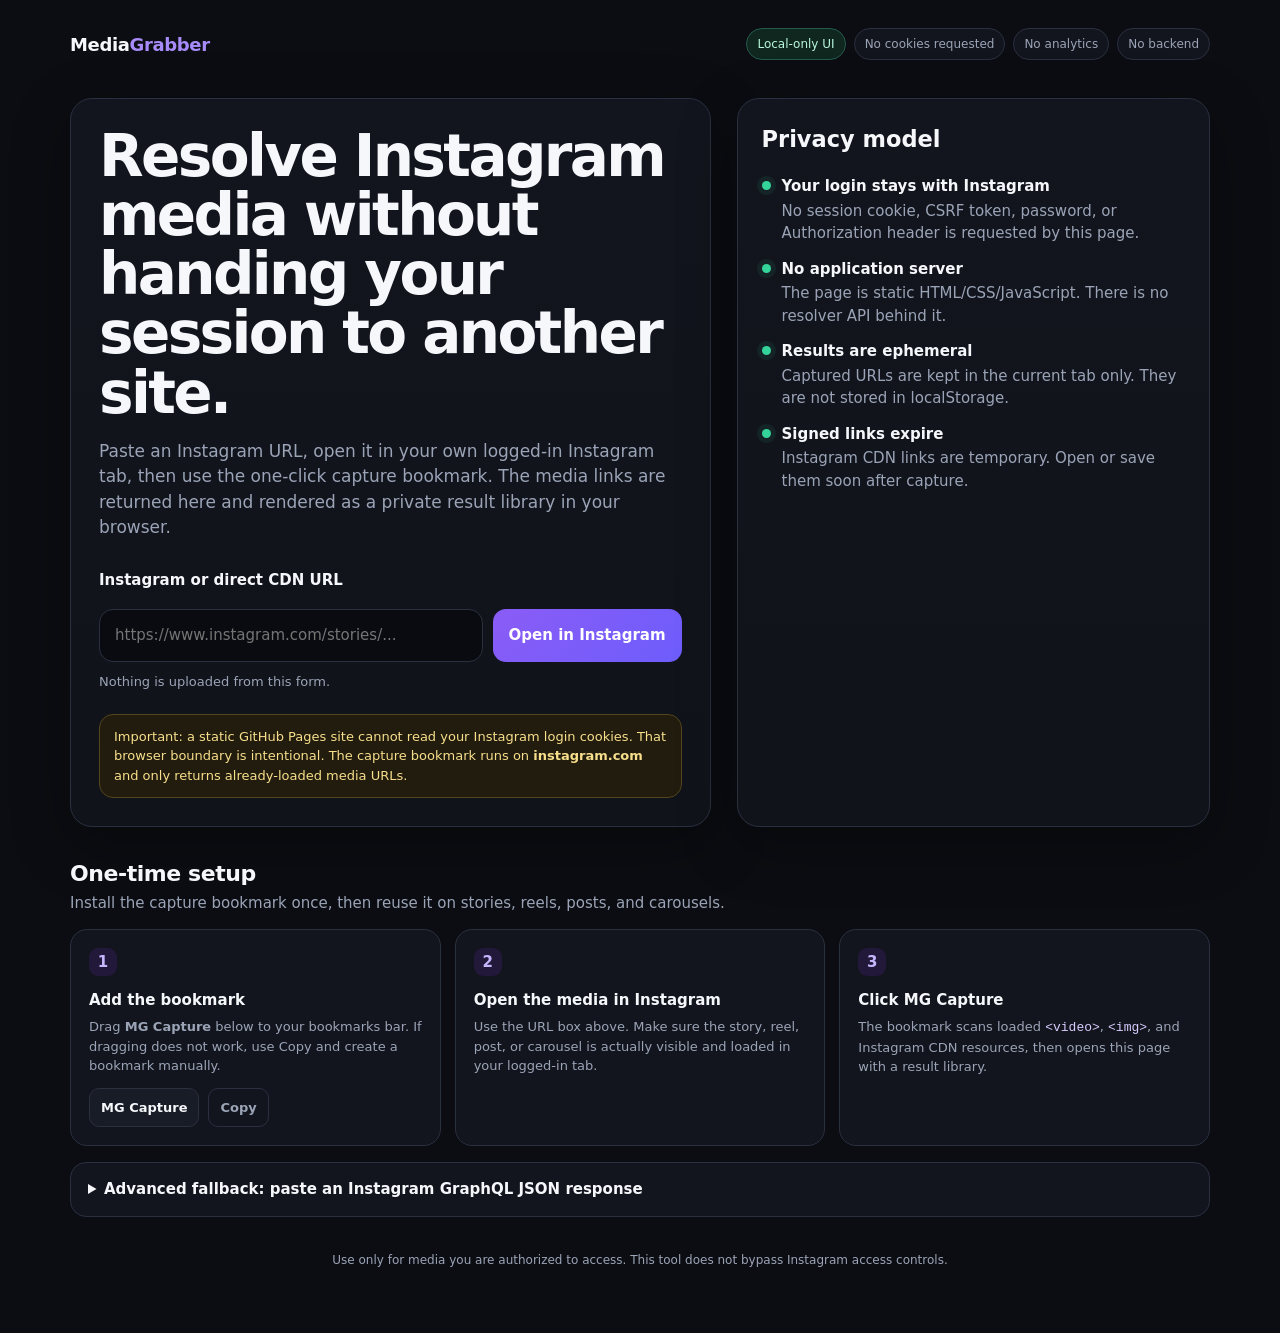
<file: web/instagram-private/index.html>
<!doctype html>
<html lang="en">
<head>
  <meta charset="utf-8">
  <meta name="viewport" content="width=device-width,initial-scale=1">
  <meta name="referrer" content="no-referrer">
  <meta http-equiv="Content-Security-Policy" content="
    default-src 'none';
    style-src 'unsafe-inline';
    script-src 'unsafe-inline';
    img-src data: https://*.cdninstagram.com https://*.fbcdn.net https://*.instagram.com;
    media-src blob: https://*.cdninstagram.com https://*.fbcdn.net https://*.instagram.com;
    connect-src 'none';
    frame-src 'none';
    object-src 'none';
    base-uri 'none';
    form-action 'none';
  ">
  <title>MediaGrabber · Instagram Private Media</title>
  <style>
    :root {
      color-scheme: dark;
      --bg: #0b0d12;
      --panel: #12151d;
      --panel-2: #181c26;
      --line: #2a3040;
      --text: #f6f7fb;
      --muted: #9ba4b7;
      --accent: #8b5cf6;
      --accent-2: #a78bfa;
      --good: #34d399;
      --warn: #fbbf24;
      --bad: #fb7185;
      --shadow: 0 18px 60px rgba(0,0,0,.32);
    }
    * { box-sizing: border-box; }
    html, body { margin: 0; min-height: 100%; background: var(--bg); color: var(--text); font: 15px/1.5 system-ui,-apple-system,BlinkMacSystemFont,"Segoe UI",sans-serif; }
    body { min-height: 100vh; }
    button, input, textarea { font: inherit; }
    a { color: inherit; }
    .wrap { max-width: 1180px; margin: 0 auto; padding: 28px 20px 64px; }
    .topbar { display:flex; justify-content:space-between; gap:20px; align-items:center; margin-bottom:38px; }
    .brand { font-weight: 800; letter-spacing:-.02em; font-size:18px; }
    .brand span { color: var(--accent-2); }
    .chips { display:flex; gap:8px; flex-wrap:wrap; justify-content:flex-end; }
    .chip { border:1px solid var(--line); background:var(--panel); color:var(--muted); border-radius:999px; padding:6px 10px; font-size:12px; }
    .chip.good { color:#baf7df; border-color:#245a4b; background:#10271f; }
    .hero { display:grid; grid-template-columns: 1.15fr .85fr; gap:26px; align-items:stretch; }
    .card { background:linear-gradient(180deg,var(--panel),#10131a); border:1px solid var(--line); border-radius:22px; box-shadow:var(--shadow); }
    .main { padding:28px; }
    .side { padding:24px; }
    h1 { font-size: clamp(32px,5vw,58px); line-height:1.02; letter-spacing:-.045em; margin:0 0 16px; max-width:760px; }
    .lead { color:var(--muted); font-size:17px; max-width:720px; margin:0 0 28px; }
    .input-row { display:grid; grid-template-columns:1fr auto; gap:10px; margin-top:18px; }
    input[type=url] { width:100%; border:1px solid var(--line); background:#090b10; color:var(--text); border-radius:14px; padding:14px 15px; outline:none; }
    input[type=url]:focus, textarea:focus { border-color:var(--accent); box-shadow:0 0 0 3px rgba(139,92,246,.14); }
    .btn { border:0; border-radius:13px; padding:13px 16px; cursor:pointer; font-weight:750; transition:.16s ease; text-decoration:none; display:inline-flex; align-items:center; justify-content:center; gap:8px; }
    .btn:hover { transform:translateY(-1px); }
    .btn.primary { color:white; background:linear-gradient(135deg,var(--accent),#6d5dfc); }
    .btn.secondary { color:var(--text); background:var(--panel-2); border:1px solid var(--line); }
    .btn.ghost { color:var(--muted); background:transparent; border:1px solid var(--line); }
    .btn.small { padding:9px 11px; font-size:13px; border-radius:10px; }
    .status { min-height:24px; margin-top:10px; color:var(--muted); font-size:13px; }
    .status.good { color:var(--good); }
    .status.bad { color:var(--bad); }
    .privacy { display:grid; gap:13px; }
    .privacy-item { display:flex; gap:11px; align-items:flex-start; color:var(--muted); }
    .dot { width:9px; height:9px; margin-top:6px; border-radius:50%; background:var(--good); box-shadow:0 0 0 5px rgba(52,211,153,.08); flex:0 0 auto; }
    .privacy strong { color:var(--text); display:block; margin-bottom:2px; }
    .section { margin-top:30px; }
    .section-head { display:flex; gap:14px; justify-content:space-between; align-items:end; margin-bottom:14px; }
    .section-head h2 { margin:0; font-size:22px; letter-spacing:-.02em; }
    .section-head p { margin:2px 0 0; color:var(--muted); }
    .setup { display:grid; grid-template-columns:repeat(3,1fr); gap:14px; }
    .step { padding:18px; background:var(--panel); border:1px solid var(--line); border-radius:17px; min-height:150px; }
    .step-num { width:28px; height:28px; border-radius:9px; display:grid; place-items:center; background:#21183a; color:#c4b5fd; font-weight:800; margin-bottom:13px; }
    .step h3 { margin:0 0 6px; font-size:15px; }
    .step p { margin:0; color:var(--muted); font-size:13px; }
    .bookmark { margin-top:12px; user-select:none; }
    .bookmark a { text-decoration:none; }
    details { margin-top:16px; border:1px solid var(--line); border-radius:16px; background:var(--panel); overflow:hidden; }
    summary { cursor:pointer; padding:15px 17px; font-weight:750; }
    details .inside { padding:0 17px 17px; }
    textarea { width:100%; min-height:140px; resize:vertical; border:1px solid var(--line); background:#090b10; color:var(--text); border-radius:13px; padding:12px; outline:none; }
    .toolbar { display:flex; gap:9px; flex-wrap:wrap; align-items:center; }
    .count { color:var(--muted); margin-left:auto; font-size:13px; }
    .results { margin-top:18px; display:grid; grid-template-columns:repeat(3,minmax(0,1fr)); gap:16px; }
    .media-card { overflow:hidden; background:var(--panel); border:1px solid var(--line); border-radius:18px; }
    .preview { aspect-ratio:4/5; background:#07080c; display:grid; place-items:center; overflow:hidden; }
    .preview video, .preview img { width:100%; height:100%; object-fit:contain; background:#07080c; }
    .meta { padding:14px; }
    .meta-top { display:flex; justify-content:space-between; gap:10px; align-items:center; margin-bottom:9px; }
    .type { font-size:12px; font-weight:800; text-transform:uppercase; letter-spacing:.08em; color:#c4b5fd; }
    .res { color:var(--muted); font-size:12px; }
    .source { color:var(--muted); font-size:12px; white-space:nowrap; overflow:hidden; text-overflow:ellipsis; margin-bottom:12px; }
    .actions { display:grid; grid-template-columns:1fr 1fr; gap:8px; }
    .empty { border:1px dashed var(--line); border-radius:18px; padding:32px; color:var(--muted); text-align:center; }
    .hidden { display:none !important; }
    .notice { margin-top:18px; border:1px solid #54451c; background:#221c0e; color:#f7df8b; border-radius:14px; padding:12px 14px; font-size:13px; }
    .footer { margin-top:34px; color:var(--muted); font-size:12px; text-align:center; }
    code { color:#d8ccff; }
    @media (max-width: 900px) {
      .hero { grid-template-columns:1fr; }
      .setup { grid-template-columns:1fr; }
      .results { grid-template-columns:repeat(2,minmax(0,1fr)); }
    }
    @media (max-width: 600px) {
      .wrap { padding:18px 14px 44px; }
      .topbar { align-items:flex-start; }
      .chips { justify-content:flex-start; }
      .main,.side { padding:20px; }
      .input-row { grid-template-columns:1fr; }
      .results { grid-template-columns:1fr; }
      .count { width:100%; margin-left:0; }
    }
  </style>
</head>
<body>
  <main class="wrap">
    <div class="topbar">
      <div class="brand">Media<span>Grabber</span></div>
      <div class="chips">
        <span class="chip good">Local-only UI</span>
        <span class="chip">No cookies requested</span>
        <span class="chip">No analytics</span>
        <span class="chip">No backend</span>
      </div>
    </div>

    <section class="hero">
      <div class="card main">
        <h1>Resolve Instagram media without handing your session to another site.</h1>
        <p class="lead">Paste an Instagram URL, open it in your own logged-in Instagram tab, then use the one-click capture bookmark. The media links are returned here and rendered as a private result library in your browser.</p>

        <label for="url"><strong>Instagram or direct CDN URL</strong></label>
        <div class="input-row">
          <input id="url" type="url" autocomplete="off" spellcheck="false" placeholder="https://www.instagram.com/stories/...">
          <button id="openBtn" class="btn primary" type="button">Open in Instagram</button>
        </div>
        <div id="status" class="status">Nothing is uploaded from this form.</div>

        <div class="notice">Important: a static GitHub Pages site cannot read your Instagram login cookies. That browser boundary is intentional. The capture bookmark runs on <strong>instagram.com</strong> and only returns already-loaded media URLs.</div>
      </div>

      <aside class="card side">
        <h2 style="margin-top:0">Privacy model</h2>
        <div class="privacy">
          <div class="privacy-item"><span class="dot"></span><div><strong>Your login stays with Instagram</strong>No session cookie, CSRF token, password, or Authorization header is requested by this page.</div></div>
          <div class="privacy-item"><span class="dot"></span><div><strong>No application server</strong>The page is static HTML/CSS/JavaScript. There is no resolver API behind it.</div></div>
          <div class="privacy-item"><span class="dot"></span><div><strong>Results are ephemeral</strong>Captured URLs are kept in the current tab only. They are not stored in localStorage.</div></div>
          <div class="privacy-item"><span class="dot"></span><div><strong>Signed links expire</strong>Instagram CDN links are temporary. Open or save them soon after capture.</div></div>
        </div>
      </aside>
    </section>

    <section class="section">
      <div class="section-head">
        <div>
          <h2>One-time setup</h2>
          <p>Install the capture bookmark once, then reuse it on stories, reels, posts, and carousels.</p>
        </div>
      </div>

      <div class="setup">
        <div class="step">
          <div class="step-num">1</div>
          <h3>Add the bookmark</h3>
          <p>Drag <strong>MG Capture</strong> below to your bookmarks bar. If dragging does not work, use Copy and create a bookmark manually.</p>
          <div class="bookmark toolbar">
            <a id="bookmarklet" class="btn secondary small" href="#">MG Capture</a>
            <button id="copyBookmarklet" class="btn ghost small" type="button">Copy</button>
          </div>
        </div>
        <div class="step">
          <div class="step-num">2</div>
          <h3>Open the media in Instagram</h3>
          <p>Use the URL box above. Make sure the story, reel, post, or carousel is actually visible and loaded in your logged-in tab.</p>
        </div>
        <div class="step">
          <div class="step-num">3</div>
          <h3>Click MG Capture</h3>
          <p>The bookmark scans loaded <code>&lt;video&gt;</code>, <code>&lt;img&gt;</code>, and Instagram CDN resources, then opens this page with a result library.</p>
        </div>
      </div>

      <details>
        <summary>Advanced fallback: paste an Instagram GraphQL JSON response</summary>
        <div class="inside">
          <p style="color:var(--muted);margin-top:0">Parsing is local. Do not paste cookies, request headers, passwords, or session tokens.</p>
          <textarea id="jsonInput" placeholder='{"data":{"reels_media":[...]}}'></textarea>
          <div class="toolbar" style="margin-top:10px">
            <button id="parseJson" class="btn secondary small" type="button">Parse JSON locally</button>
            <button id="clearJson" class="btn ghost small" type="button">Clear</button>
          </div>
        </div>
      </details>
    </section>

    <section id="library" class="section hidden">
      <div class="section-head">
        <div>
          <h2>Media library</h2>
          <p id="librarySource">Captured media</p>
        </div>
        <div class="toolbar">
          <button id="copyAll" class="btn ghost small" type="button">Copy all links</button>
          <button id="clearResults" class="btn ghost small" type="button">Clear</button>
          <span id="count" class="count"></span>
        </div>
      </div>
      <div id="results" class="results"></div>
    </section>

    <div class="footer">Use only for media you are authorized to access. This tool does not bypass Instagram access controls.</div>
  </main>

  <script>
    (() => {
      'use strict';

      const $ = (id) => document.getElementById(id);
      const state = { items: [], sourceUrl: '' };
      const allowedInstagram = (h) => h === 'instagram.com' || h === 'www.instagram.com' || h.endsWith('.instagram.com');
      const allowedCdn = (h) => h.endsWith('.cdninstagram.com') || h.endsWith('.fbcdn.net') || h.endsWith('.instagram.com');

      function setStatus(message, kind='') {
        const el = $('status');
        el.textContent = message;
        el.className = 'status' + (kind ? ' ' + kind : '');
      }

      function classifyUrl(raw) {
        try {
          const u = new URL(raw);
          if (!/^https:$/.test(u.protocol)) return { kind:'invalid' };
          if (allowedInstagram(u.hostname) && !allowedCdn(u.hostname)) return { kind:'instagram', url:u.href };
          if (allowedCdn(u.hostname)) {
            const video = /\.mp4(?:$|\?)/i.test(u.href) || /\/v\/t\d+\//i.test(u.pathname);
            return { kind:'cdn', url:u.href, type: video ? 'video' : 'image' };
          }
          return { kind:'invalid' };
        } catch {
          return { kind:'invalid' };
        }
      }

      function b64urlDecode(input) {
        const padded = input.replace(/-/g,'+').replace(/_/g,'/') + '==='.slice((input.length + 3) % 4);
        const binary = atob(padded);
        let encoded = '';
        for (let i = 0; i < binary.length; i++) encoded += '%' + binary.charCodeAt(i).toString(16).padStart(2,'0');
        return decodeURIComponent(encoded);
      }

      function safeUrl(raw) {
        try {
          const u = new URL(raw);
          if (u.protocol !== 'https:' || !allowedCdn(u.hostname)) return null;
          return u.href;
        } catch {
          return null;
        }
      }

      function normalizeItem(item) {
        if (!item || typeof item !== 'object') return null;
        const url = safeUrl(item.url || item.src || '');
        if (!url) return null;
        const type = item.type === 'video' || /\.mp4(?:$|\?)/i.test(url) ? 'video' : 'image';
        const width = Number(item.width || item.config_width || 0) || null;
        const height = Number(item.height || item.config_height || 0) || null;
        return {
          type,
          url,
          width,
          height,
          source: String(item.source || item.path || 'Instagram').slice(0,160)
        };
      }

      function mergeItems(items, sourceUrl='') {
        const map = new Map(state.items.map(x => [x.url, x]));
        for (const raw of items || []) {
          const item = normalizeItem(raw);
          if (item) map.set(item.url, item);
        }
        state.items = [...map.values()].slice(0, 60);
        if (sourceUrl) state.sourceUrl = sourceUrl;
        render();
      }

      function render() {
        const lib = $('library');
        const root = $('results');
        root.textContent = '';

        if (!state.items.length) {
          lib.classList.add('hidden');
          return;
        }

        lib.classList.remove('hidden');
        $('count').textContent = state.items.length + (state.items.length === 1 ? ' item' : ' items');
        $('librarySource').textContent = state.sourceUrl ? 'Captured from ' + state.sourceUrl : 'Captured media';

        state.items.forEach((item, index) => {
          const card = document.createElement('article');
          card.className = 'media-card';

          const preview = document.createElement('div');
          preview.className = 'preview';

          let media;
          if (item.type === 'video') {
            media = document.createElement('video');
            media.controls = true;
            media.playsInline = true;
            media.preload = 'metadata';
          } else {
            media = document.createElement('img');
            media.loading = 'lazy';
            media.alt = 'Captured Instagram media ' + (index + 1);
          }
          media.referrerPolicy = 'no-referrer';
          media.src = item.url;
          preview.appendChild(media);

          const meta = document.createElement('div');
          meta.className = 'meta';

          const top = document.createElement('div');
          top.className = 'meta-top';
          const type = document.createElement('span');
          type.className = 'type';
          type.textContent = item.type;
          const res = document.createElement('span');
          res.className = 'res';
          res.textContent = item.width && item.height ? item.width + '×' + item.height : 'resolution unknown';
          top.append(type, res);

          const source = document.createElement('div');
          source.className = 'source';
          source.title = item.source;
          source.textContent = item.source;

          const actions = document.createElement('div');
          actions.className = 'actions';

          const open = document.createElement('a');
          open.className = 'btn secondary small';
          open.textContent = 'Open / Save';
          open.href = item.url;
          open.target = '_blank';
          open.rel = 'noopener noreferrer';
          open.referrerPolicy = 'no-referrer';
          open.setAttribute('download','');

          const copy = document.createElement('button');
          copy.className = 'btn ghost small';
          copy.type = 'button';
          copy.textContent = 'Copy URL';
          copy.addEventListener('click', async () => {
            try {
              await navigator.clipboard.writeText(item.url);
              copy.textContent = 'Copied';
              setTimeout(() => copy.textContent = 'Copy URL', 900);
            } catch {
              window.prompt('Copy this URL:', item.url);
            }
          });

          actions.append(open, copy);
          meta.append(top, source, actions);
          card.append(preview, meta);
          root.appendChild(card);
        });
      }

      function makeBookmarklet(target) {
        const code = `(()=>{try{
const TARGET=${JSON.stringify(target)};
if(!/(^|\\.)instagram\\.com$/.test(location.hostname)){alert('MG Capture: open Instagram first.');return;}
const found=new Map();
const add=(type,url,width,height,source)=>{
  try{
    if(!url||url.startsWith('blob:')||url.startsWith('data:'))return;
    const u=new URL(url,location.href);
    if(u.protocol!=='https:')return;
    if(!(u.hostname.endsWith('.cdninstagram.com')||u.hostname.endsWith('.fbcdn.net')||u.hostname.endsWith('.instagram.com')))return;
    const key=u.href;
    const prev=found.get(key);
    const next={type,url:key,width:Number(width)||null,height:Number(height)||null,source};
    if(!prev||(next.width||0)*(next.height||0)>(prev.width||0)*(prev.height||0))found.set(key,next);
  }catch{}
};
document.querySelectorAll('video').forEach(v=>{
  add('video',v.currentSrc||v.src,v.videoWidth||v.clientWidth,v.videoHeight||v.clientHeight,'video element');
  v.querySelectorAll('source').forEach(s=>add('video',s.src,v.videoWidth||null,v.videoHeight||null,'video source'));
});
document.querySelectorAll('img').forEach(img=>{
  const w=img.naturalWidth||img.clientWidth||0,h=img.naturalHeight||img.clientHeight||0;
  if(w>=300&&h>=300)add('image',img.currentSrc||img.src,w,h,'image element');
});
const ov=document.querySelector('meta[property="og:video"],meta[property="og:video:url"]');
if(ov)add('video',ov.content,null,null,'og:video');
const oi=document.querySelector('meta[property="og:image"]');
if(oi)add('image',oi.content,null,null,'og:image');
performance.getEntriesByType('resource').forEach(r=>{
  try{
    const u=new URL(r.name);
    if(!(u.hostname.endsWith('.cdninstagram.com')||u.hostname.endsWith('.fbcdn.net')))return;
    if(/\\.mp4(?:$|\\?)/i.test(u.href)||r.initiatorType==='video')add('video',u.href,null,null,'loaded network media');
  }catch{}
});
const items=[...found.values()].slice(0,24);
if(!items.length){alert('MG Capture: no loaded media found. Let the media load/play, move to the desired carousel item, then try again.');return;}
const payload={v:1,sourceUrl:location.href,capturedAt:Date.now(),items};
const json=JSON.stringify(payload);
const enc=btoa(unescape(encodeURIComponent(json))).replace(/\\+/g,'-').replace(/\\//g,'_').replace(/=+$/,'');
window.open(TARGET+'#mg='+enc,'_blank','noopener,noreferrer');
}catch(e){alert('MG Capture failed: '+e.message);}})();`;
        return 'javascript:' + encodeURIComponent(code);
      }

      const returnTarget = location.origin + location.pathname;
      const bookmarklet = makeBookmarklet(returnTarget);
      $('bookmarklet').href = bookmarklet;

      $('copyBookmarklet').addEventListener('click', async () => {
        try {
          await navigator.clipboard.writeText(bookmarklet);
          $('copyBookmarklet').textContent = 'Copied';
          setTimeout(() => $('copyBookmarklet').textContent = 'Copy', 1000);
        } catch {
          window.prompt('Create a bookmark and paste this into its URL field:', bookmarklet);
        }
      });

      $('openBtn').addEventListener('click', () => {
        const raw = $('url').value.trim();
        const parsed = classifyUrl(raw);
        if (parsed.kind === 'instagram') {
          window.open(parsed.url, '_blank', 'noopener');
          setStatus('Opened Instagram. When the media is visible, click the MG Capture bookmark.', 'good');
        } else if (parsed.kind === 'cdn') {
          mergeItems([{type:parsed.type,url:parsed.url,source:'direct CDN URL'}], raw);
          setStatus('Direct Instagram CDN media added to the library.', 'good');
        } else {
          setStatus('Please enter an instagram.com URL or an Instagram CDN URL.', 'bad');
        }
      });

      $('url').addEventListener('keydown', (e) => {
        if (e.key === 'Enter') $('openBtn').click();
      });

      function collectFromJson(root) {
        const out = [];
        const seen = new WeakSet();

        function add(type, url, width, height, source) {
          const safe = safeUrl(url);
          if (safe) out.push({type,url:safe,width,height,source});
        }

        function walk(x, path='root') {
          if (!x || typeof x !== 'object') return;
          if (seen.has(x)) return;
          seen.add(x);

          if (Array.isArray(x)) {
            x.forEach((v,i) => walk(v, path + '[' + i + ']'));
            return;
          }

          if (Array.isArray(x.video_resources)) {
            x.video_resources.forEach(v => add('video', v && v.src, v && v.config_width, v && v.config_height, path + '.video_resources'));
          }

          if (Array.isArray(x.display_resources)) {
            x.display_resources.forEach(v => add('image', v && v.src, v && v.config_width, v && v.config_height, path + '.display_resources'));
          }

          if (x.image_versions2 && Array.isArray(x.image_versions2.candidates)) {
            x.image_versions2.candidates.forEach(v => add('image', v && v.url, v && v.width, v && v.height, path + '.image_versions2'));
          }

          if (typeof x.video_url === 'string') add('video', x.video_url, x.original_width, x.original_height, path + '.video_url');
          if (typeof x.display_url === 'string') add('image', x.display_url, x.dimensions && x.dimensions.width, x.dimensions && x.dimensions.height, path + '.display_url');

          for (const [k,v] of Object.entries(x)) walk(v, path + '.' + k);
        }

        walk(root);
        return out;
      }

      $('parseJson').addEventListener('click', () => {
        try {
          const text = $('jsonInput').value.trim();
          if (!text) throw new Error('Paste JSON first.');
          const data = JSON.parse(text);
          const items = collectFromJson(data);
          if (!items.length) throw new Error('No Instagram CDN media URLs were found in that JSON.');
          mergeItems(items, 'pasted Instagram JSON');
          setStatus('Parsed ' + items.length + ' media candidate(s) locally.', 'good');
        } catch (e) {
          setStatus(e.message || String(e), 'bad');
        }
      });

      $('clearJson').addEventListener('click', () => { $('jsonInput').value = ''; });

      $('copyAll').addEventListener('click', async () => {
        const text = state.items.map(x => x.url).join('\n');
        try {
          await navigator.clipboard.writeText(text);
          $('copyAll').textContent = 'Copied';
          setTimeout(() => $('copyAll').textContent = 'Copy all links', 1000);
        } catch {
          window.prompt('Copy these links:', text);
        }
      });

      $('clearResults').addEventListener('click', () => {
        state.items = [];
        state.sourceUrl = '';
        render();
      });

      const hash = location.hash;
      if (hash.startsWith('#mg=')) {
        try {
          const payload = JSON.parse(b64urlDecode(hash.slice(4)));
          history.replaceState(null, '', location.pathname + location.search);
          if (payload && Array.isArray(payload.items)) {
            mergeItems(payload.items, payload.sourceUrl || 'Instagram');
            setStatus('Capture received. No cookies or request headers were transferred.', 'good');
          }
        } catch (e) {
          history.replaceState(null, '', location.pathname + location.search);
          setStatus('Could not decode the capture payload: ' + e.message, 'bad');
        }
      }
    })();
  </script>
</body>
</html>
</file>
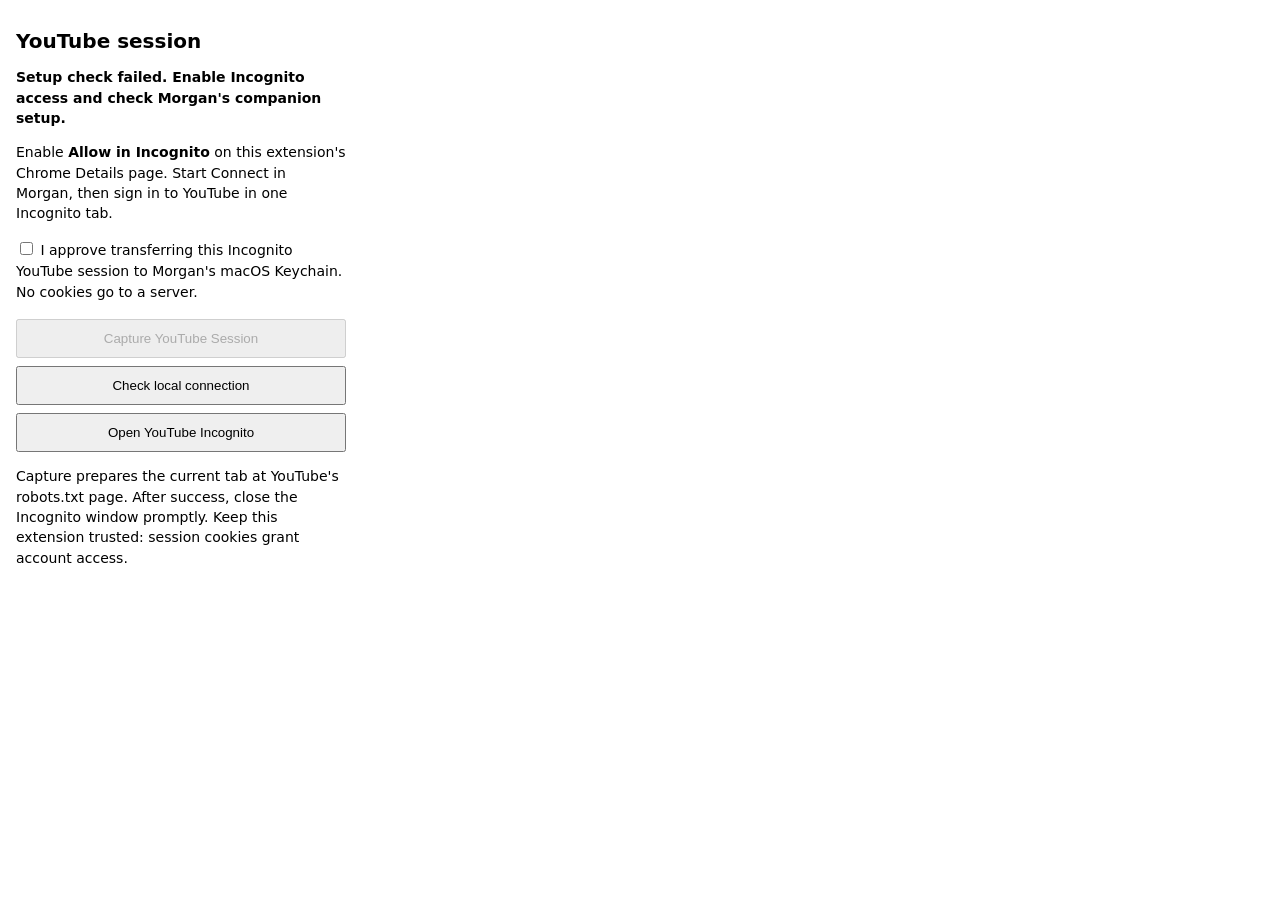
<file: companion/chrome/popup.html>
<!doctype html>
<html lang="en"><head><meta charset="utf-8"><title>Morgan YouTube Session</title>
<link rel="stylesheet" href="popup.css"></head><body>
<h1>YouTube session</h1>
<p id="status" role="status" aria-live="polite">Checking permissions and local connection…</p>
<p>Enable <strong>Allow in Incognito</strong> on this extension's Chrome Details page. Start Connect in Morgan, then sign in to YouTube in one Incognito tab.</p>
<label><input id="consent" type="checkbox"> I approve transferring this Incognito YouTube session to Morgan's macOS Keychain. No cookies go to a server.</label>
<button id="capture" disabled>Capture YouTube Session</button>
<button id="check">Check local connection</button>
<button id="open">Open YouTube Incognito</button>
<p>Capture prepares the current tab at YouTube's robots.txt page. After success, close the Incognito window promptly. Keep this extension trusted: session cookies grant account access.</p>
<script type="module" src="popup.js"></script></body></html>
</file>
<file: companion/chrome/popup.css>
:root { color-scheme: light dark; font: 14px system-ui; }
body { width: 330px; padding: 16px; margin: 0; }
h1 { font-size: 20px; } p { line-height: 1.45; }
label { display: block; line-height: 1.5; margin: 16px 0; }
button { display: block; width: 100%; padding: 10px; margin-top: 8px; cursor: pointer; }
button:disabled { cursor: not-allowed; } #status { font-weight: 600; }
</file>
